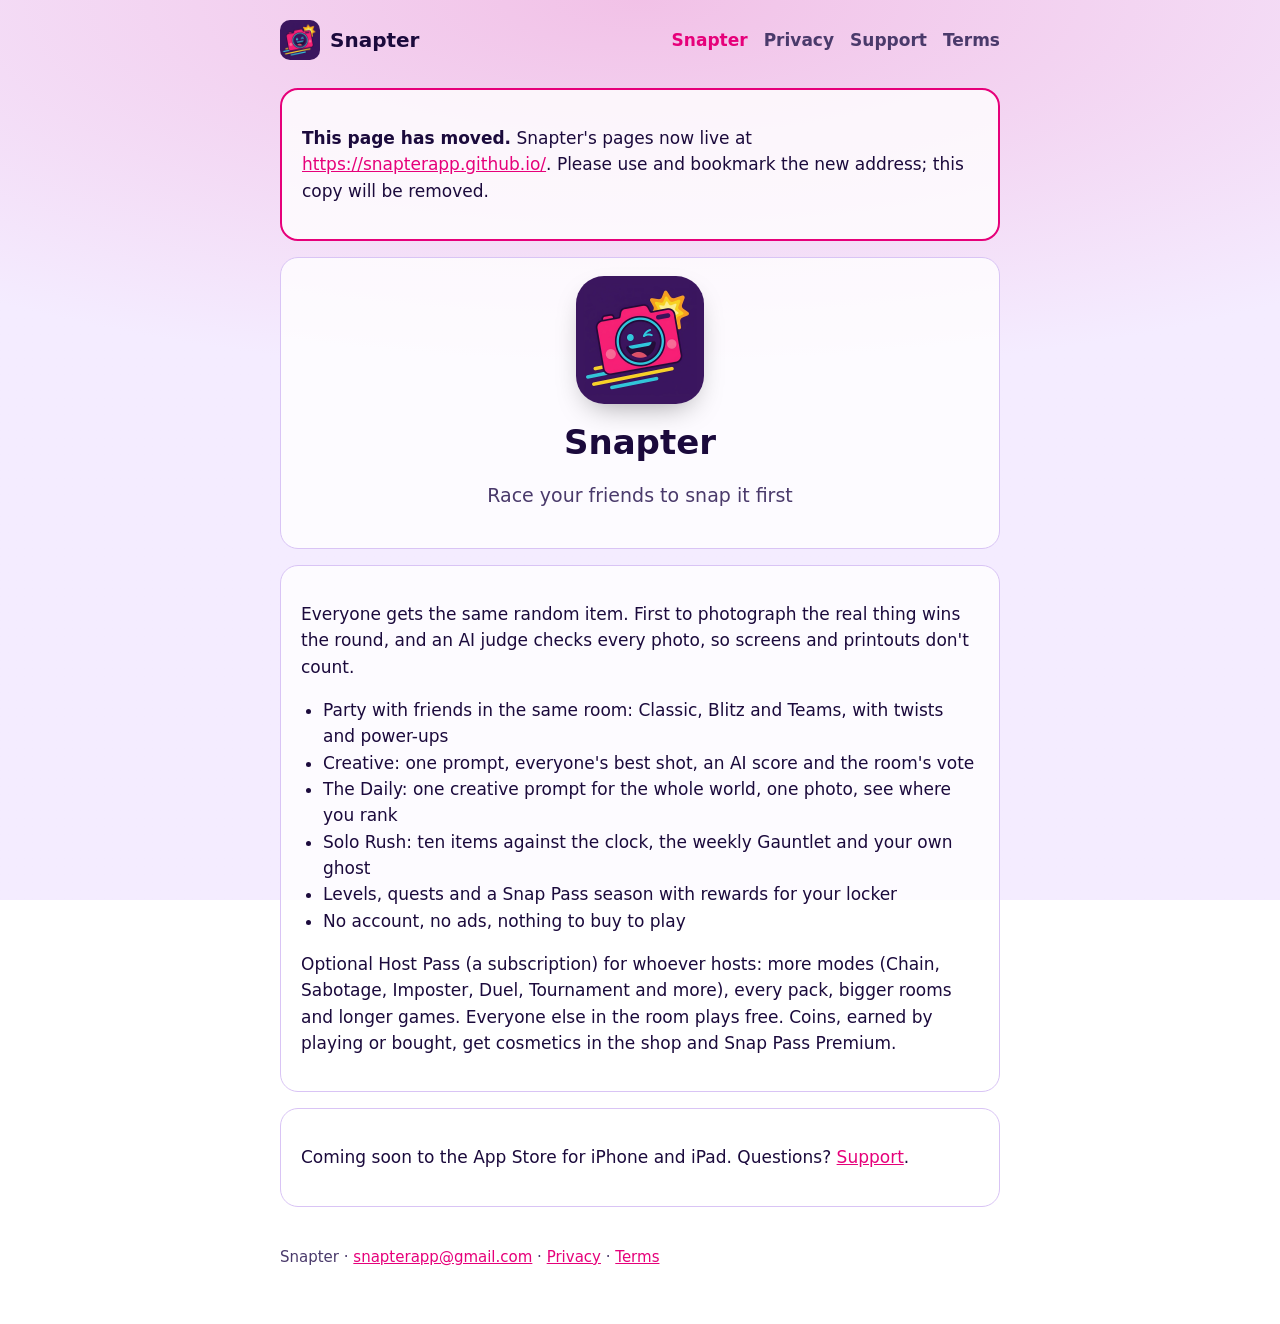
<file: index.html>
<!doctype html>
<html lang="en">
<head>
<meta charset="utf-8">
<meta name="viewport" content="width=device-width, initial-scale=1">
<title>Snapter: Photo Game</title>
<meta name="description" content="Everyone gets the same random item. First to photograph the real thing wins.">
<link rel="icon" href="icon-180.png">
<link rel="apple-touch-icon" href="icon-180.png">
<link rel="stylesheet" href="site.css">
<link rel="canonical" href="https://snapterapp.github.io/">
</head>
<body>
<header><a class="brand" href="index.html"><img src="icon-180.png" alt="" width="40" height="40"> Snapter</a><nav><a href="index.html" aria-current="page">Snapter</a><a href="privacy.html">Privacy</a><a href="support.html">Support</a><a href="terms.html">Terms</a></nav></header>
<main>
<section class="moved" style="border:2px solid var(--accent)"><p><strong>This page has moved.</strong> Snapter's pages now live at <a href="https://snapterapp.github.io/">https://snapterapp.github.io/</a>. Please use and bookmark the new address; this copy will be removed.</p></section>

<section class="hero">
<img src="icon-512.png" alt="Snapter" width="128" height="128">
<h1>Snapter</h1>
<p class="lead">Race your friends to snap it first</p>
</section>
<section>
<p>Everyone gets the same random item. First to photograph the real thing wins the round, and an AI judge checks every photo, so screens and printouts don't count.</p>
<ul><li>Party with friends in the same room: Classic, Blitz and Teams, with twists and power-ups</li><li>Creative: one prompt, everyone's best shot, an AI score and the room's vote</li><li>The Daily: one creative prompt for the whole world, one photo, see where you rank</li><li>Solo Rush: ten items against the clock, the weekly Gauntlet and your own ghost</li><li>Levels, quests and a Snap Pass season with rewards for your locker</li><li>No account, no ads, nothing to buy to play</li></ul>
<p>Optional Host Pass (a subscription) for whoever hosts: more modes (Chain, Sabotage, Imposter, Duel, Tournament and more), every pack, bigger rooms and longer games. Everyone else in the room plays free. Coins, earned by playing or bought, get cosmetics in the shop and Snap Pass Premium.</p>
</section>
<section><p>Coming soon to the App Store for iPhone and iPad. Questions? <a href="support.html">Support</a>.</p></section>
</main>
<footer><p>Snapter · <a href="mailto:snapterapp@gmail.com">snapterapp@gmail.com</a> · <a href="privacy.html">Privacy</a> · <a href="terms.html">Terms</a></p></footer>
</body>
</html>
</file>
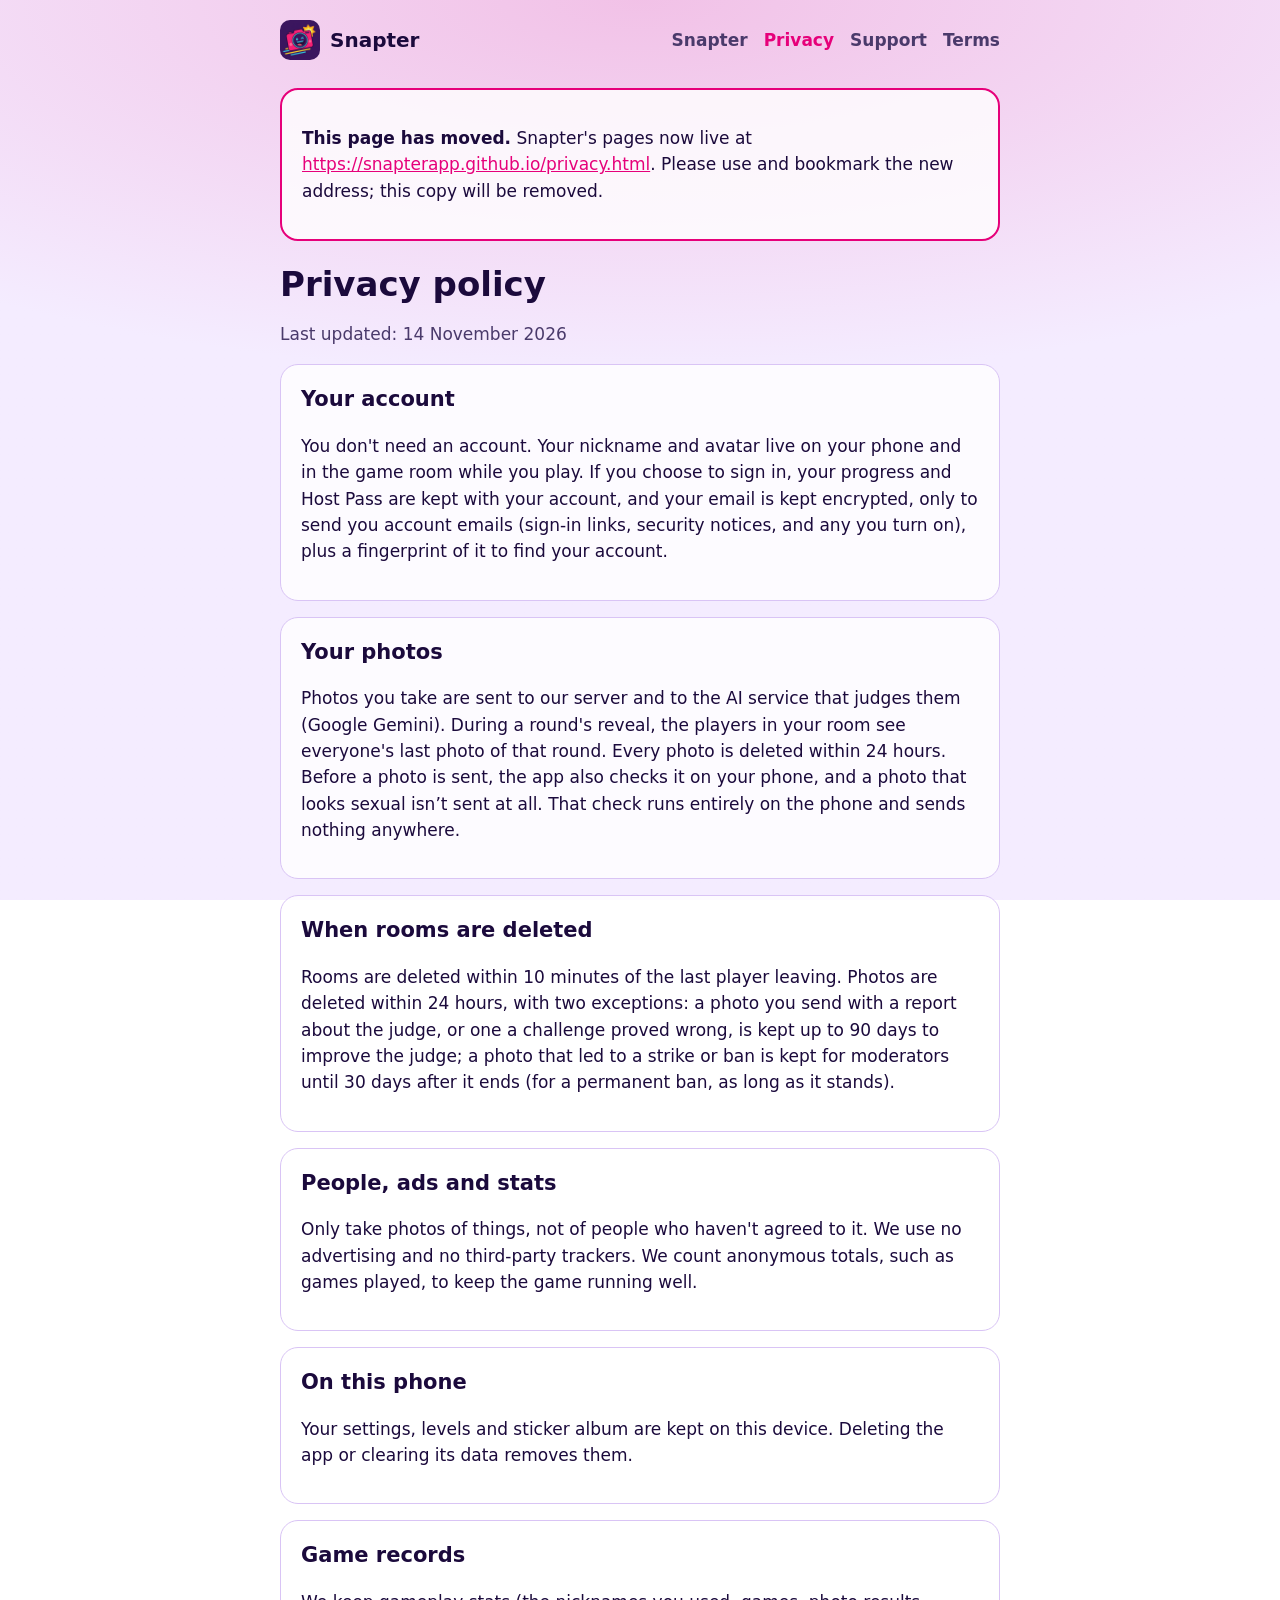
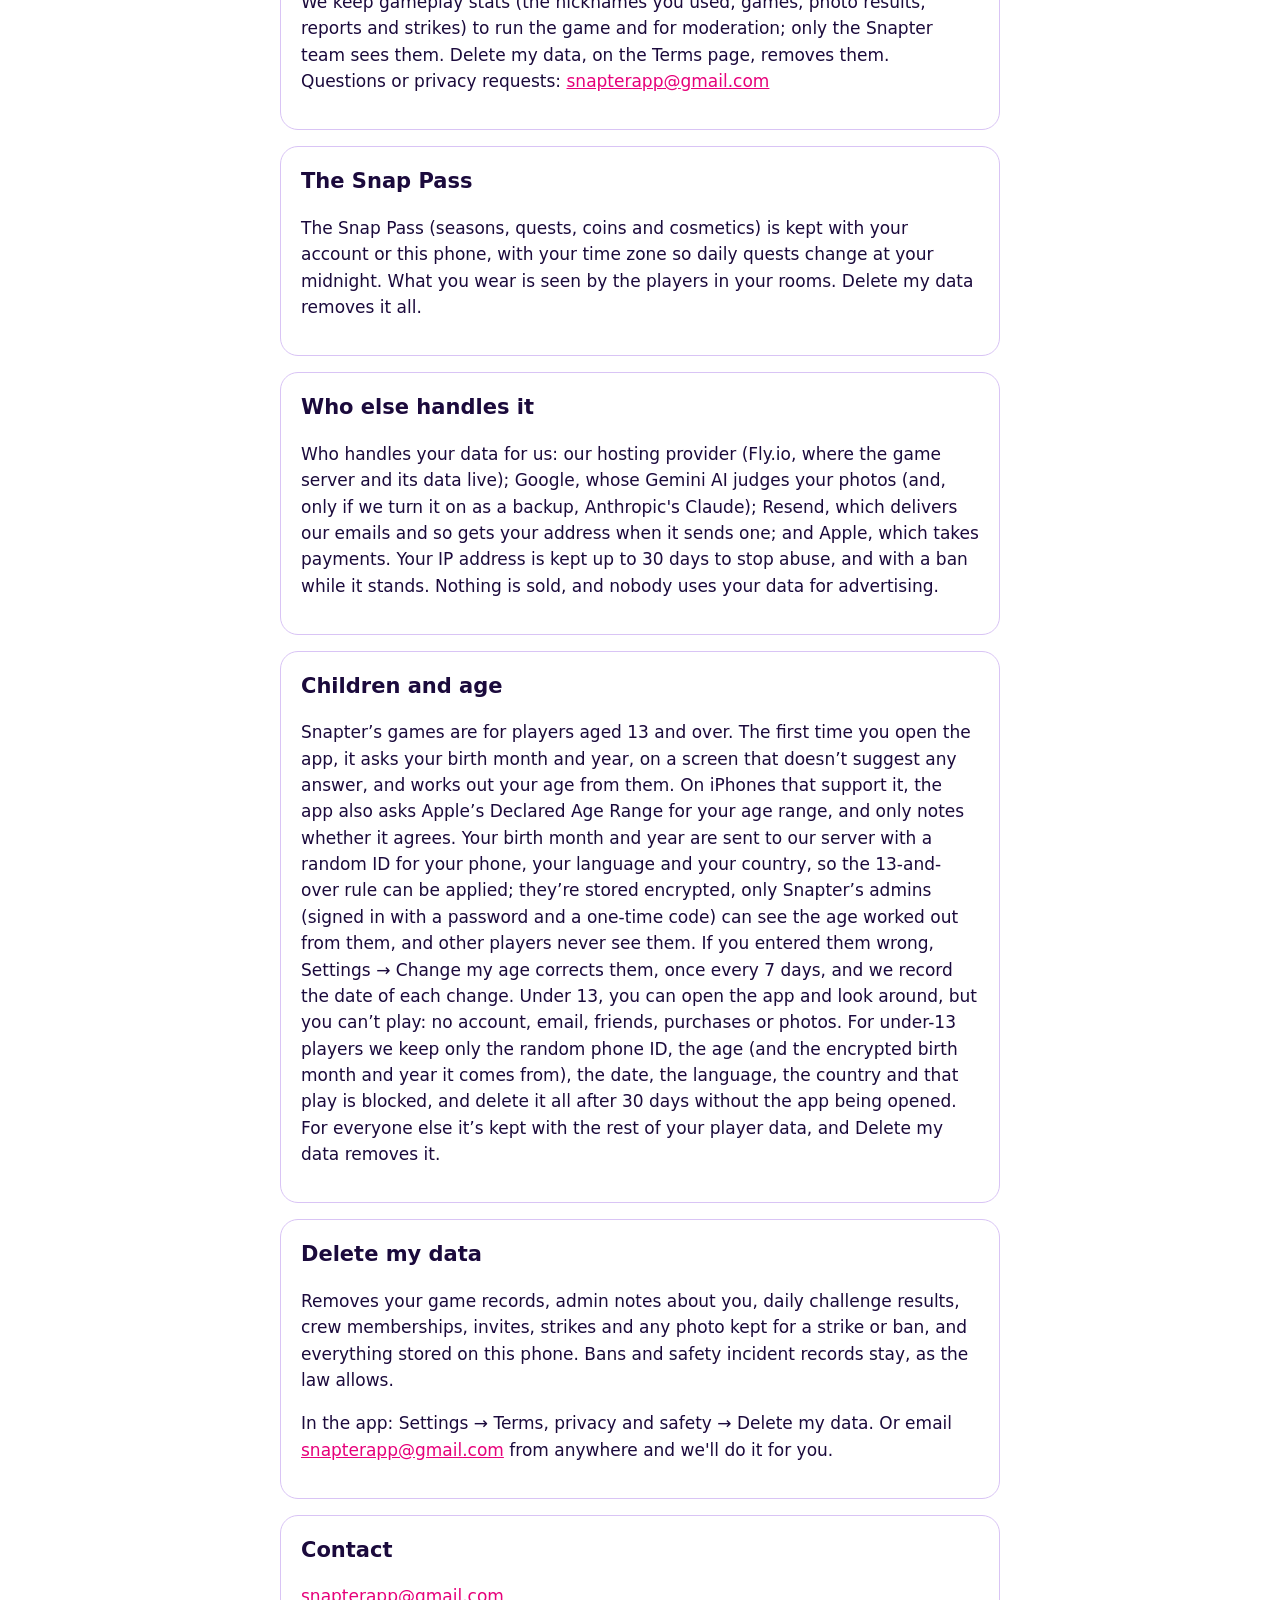
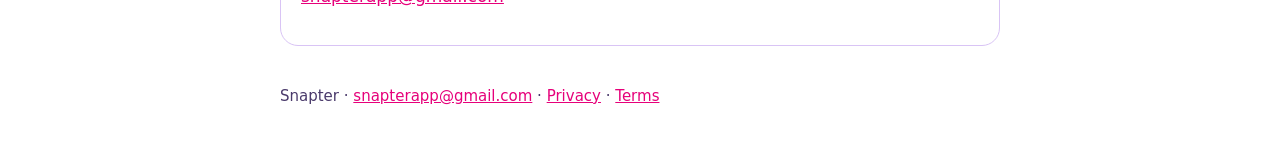
<file: privacy.html>
<!doctype html>
<html lang="en">
<head>
<meta charset="utf-8">
<meta name="viewport" content="width=device-width, initial-scale=1">
<title>Snapter: Privacy policy</title>
<meta name="description" content="How Snapter handles your photos and data.">
<link rel="icon" href="icon-180.png">
<link rel="apple-touch-icon" href="icon-180.png">
<link rel="stylesheet" href="site.css">
<link rel="canonical" href="https://snapterapp.github.io/privacy.html">
</head>
<body>
<header><a class="brand" href="index.html"><img src="icon-180.png" alt="" width="40" height="40"> Snapter</a><nav><a href="index.html">Snapter</a><a href="privacy.html" aria-current="page">Privacy</a><a href="support.html">Support</a><a href="terms.html">Terms</a></nav></header>
<main>
<section class="moved" style="border:2px solid var(--accent)"><p><strong>This page has moved.</strong> Snapter's pages now live at <a href="https://snapterapp.github.io/privacy.html">https://snapterapp.github.io/privacy.html</a>. Please use and bookmark the new address; this copy will be removed.</p></section>

<h1>Privacy policy</h1>
<p class="updated">Last updated: 14 November 2026</p>
<section id="your-account">
<h2>Your account</h2>
<p>You don't need an account. Your nickname and avatar live on your phone and in the game room while you play. If you choose to sign in, your progress and Host Pass are kept with your account, and your email is kept encrypted, only to send you account emails (sign-in links, security notices, and any you turn on), plus a fingerprint of it to find your account.</p>
</section>
<section id="your-photos">
<h2>Your photos</h2>
<p>Photos you take are sent to our server and to the AI service that judges them (Google Gemini). During a round's reveal, the players in your room see everyone's last photo of that round. Every photo is deleted within 24 hours. Before a photo is sent, the app also checks it on your phone, and a photo that looks sexual isn’t sent at all. That check runs entirely on the phone and sends nothing anywhere.</p>
</section>
<section id="when-rooms-are-deleted">
<h2>When rooms are deleted</h2>
<p>Rooms are deleted within 10 minutes of the last player leaving. Photos are deleted within 24 hours, with two exceptions: a photo you send with a report about the judge, or one a challenge proved wrong, is kept up to 90 days to improve the judge; a photo that led to a strike or ban is kept for moderators until 30 days after it ends (for a permanent ban, as long as it stands).</p>
</section>
<section id="people-ads-and-stats">
<h2>People, ads and stats</h2>
<p>Only take photos of things, not of people who haven't agreed to it. We use no advertising and no third-party trackers. We count anonymous totals, such as games played, to keep the game running well.</p>
</section>
<section id="on-this-phone">
<h2>On this phone</h2>
<p>Your settings, levels and sticker album are kept on this device. Deleting the app or clearing its data removes them.</p>
</section>
<section id="game-records">
<h2>Game records</h2>
<p>We keep gameplay stats (the nicknames you used, games, photo results, reports and strikes) to run the game and for moderation; only the Snapter team sees them. Delete my data, on the Terms page, removes them. Questions or privacy requests: <a href="mailto:snapterapp@gmail.com">snapterapp@gmail.com</a></p>
</section>
<section id="the-snap-pass">
<h2>The Snap Pass</h2>
<p>The Snap Pass (seasons, quests, coins and cosmetics) is kept with your account or this phone, with your time zone so daily quests change at your midnight. What you wear is seen by the players in your rooms. Delete my data removes it all.</p>
</section>
<section id="who-else-handles-it">
<h2>Who else handles it</h2>
<p>Who handles your data for us: our hosting provider (Fly.io, where the game server and its data live); Google, whose Gemini AI judges your photos (and, only if we turn it on as a backup, Anthropic's Claude); Resend, which delivers our emails and so gets your address when it sends one; and Apple, which takes payments. Your IP address is kept up to 30 days to stop abuse, and with a ban while it stands. Nothing is sold, and nobody uses your data for advertising.</p>
</section>
<section id="children-and-age">
<h2>Children and age</h2>
<p>Snapter’s games are for players aged 13 and over. The first time you open the app, it asks your birth month and year, on a screen that doesn’t suggest any answer, and works out your age from them. On iPhones that support it, the app also asks Apple’s Declared Age Range for your age range, and only notes whether it agrees. Your birth month and year are sent to our server with a random ID for your phone, your language and your country, so the 13-and-over rule can be applied; they’re stored encrypted, only Snapter’s admins (signed in with a password and a one-time code) can see the age worked out from them, and other players never see them. If you entered them wrong, Settings → Change my age corrects them, once every 7 days, and we record the date of each change. Under 13, you can open the app and look around, but you can’t play: no account, email, friends, purchases or photos. For under-13 players we keep only the random phone ID, the age (and the encrypted birth month and year it comes from), the date, the language, the country and that play is blocked, and delete it all after 30 days without the app being opened. For everyone else it’s kept with the rest of your player data, and Delete my data removes it.</p>
</section>
<section>
<h2>Delete my data</h2>
<p>Removes your game records, admin notes about you, daily challenge results, crew memberships, invites, strikes and any photo kept for a strike or ban, and everything stored on this phone. Bans and safety incident records stay, as the law allows.</p>
<p>In the app: Settings → Terms, privacy and safety → Delete my data. Or email <a href="mailto:snapterapp@gmail.com">snapterapp@gmail.com</a> from anywhere and we'll do it for you.</p>
</section>
<section><h2>Contact</h2><p><a href="mailto:snapterapp@gmail.com">snapterapp@gmail.com</a></p></section>
</main>
<footer><p>Snapter · <a href="mailto:snapterapp@gmail.com">snapterapp@gmail.com</a> · <a href="privacy.html">Privacy</a> · <a href="terms.html">Terms</a></p></footer>
</body>
</html>
</file>
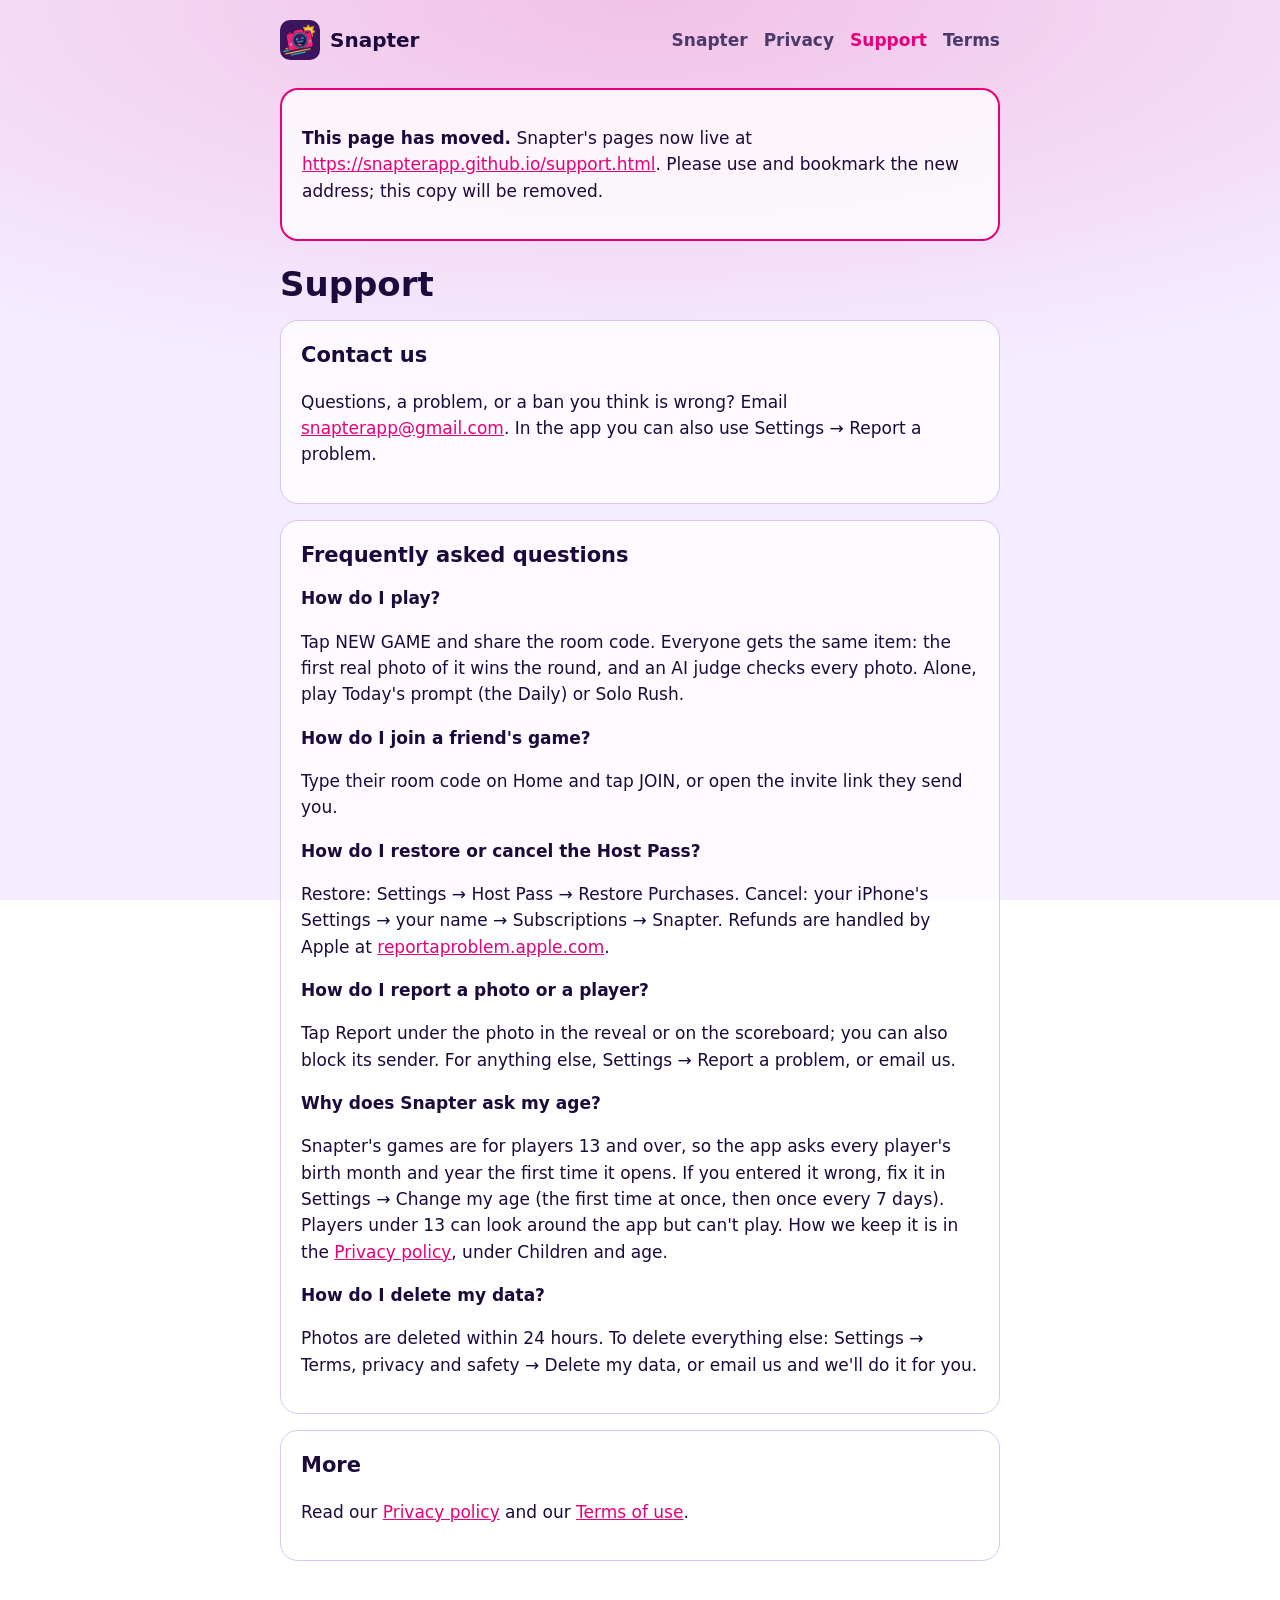
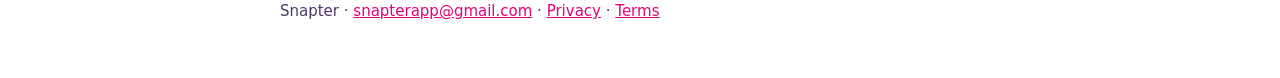
<file: support.html>
<!doctype html>
<html lang="en">
<head>
<meta charset="utf-8">
<meta name="viewport" content="width=device-width, initial-scale=1">
<title>Snapter: Support</title>
<meta name="description" content="Help with Snapter: contact, questions, purchases, your data and safety.">
<link rel="icon" href="icon-180.png">
<link rel="apple-touch-icon" href="icon-180.png">
<link rel="stylesheet" href="site.css">
<link rel="canonical" href="https://snapterapp.github.io/support.html">
</head>
<body>
<header><a class="brand" href="index.html"><img src="icon-180.png" alt="" width="40" height="40"> Snapter</a><nav><a href="index.html">Snapter</a><a href="privacy.html">Privacy</a><a href="support.html" aria-current="page">Support</a><a href="terms.html">Terms</a></nav></header>
<main>
<section class="moved" style="border:2px solid var(--accent)"><p><strong>This page has moved.</strong> Snapter's pages now live at <a href="https://snapterapp.github.io/support.html">https://snapterapp.github.io/support.html</a>. Please use and bookmark the new address; this copy will be removed.</p></section>

<h1>Support</h1>
<section>
<h2>Contact us</h2>
<p>Questions, a problem, or a ban you think is wrong? Email <a href="mailto:snapterapp@gmail.com">snapterapp@gmail.com</a>. In the app you can also use Settings → Report a problem.</p>
</section>
<section>
<h2>Frequently asked questions</h2>
<h3>How do I play?</h3>
<p>Tap NEW GAME and share the room code. Everyone gets the same item: the first real photo of it wins the round, and an AI judge checks every photo. Alone, play Today's prompt (the Daily) or Solo Rush.</p>
<h3>How do I join a friend's game?</h3>
<p>Type their room code on Home and tap JOIN, or open the invite link they send you.</p>
<h3>How do I restore or cancel the Host Pass?</h3>
<p>Restore: Settings → Host Pass → Restore Purchases. Cancel: your iPhone's Settings → your name → Subscriptions → Snapter. Refunds are handled by Apple at <a href="https://reportaproblem.apple.com">reportaproblem.apple.com</a>.</p>
<h3>How do I report a photo or a player?</h3>
<p>Tap Report under the photo in the reveal or on the scoreboard; you can also block its sender. For anything else, Settings → Report a problem, or email us.</p>
<h3>Why does Snapter ask my age?</h3>
<p>Snapter's games are for players 13 and over, so the app asks every player's birth month and year the first time it opens. If you entered it wrong, fix it in Settings → Change my age (the first time at once, then once every 7 days). Players under 13 can look around the app but can't play. How we keep it is in the <a href="privacy.html">Privacy policy</a>, under Children and age.</p>
<h3>How do I delete my data?</h3>
<p>Photos are deleted within 24 hours. To delete everything else: Settings → Terms, privacy and safety → Delete my data, or email us and we'll do it for you.</p>
</section>
<section>
<h2>More</h2>
<p>Read our <a href="privacy.html">Privacy policy</a> and our <a href="terms.html">Terms of use</a>.</p>
</section>
</main>
<footer><p>Snapter · <a href="mailto:snapterapp@gmail.com">snapterapp@gmail.com</a> · <a href="privacy.html">Privacy</a> · <a href="terms.html">Terms</a></p></footer>
</body>
</html>
</file>
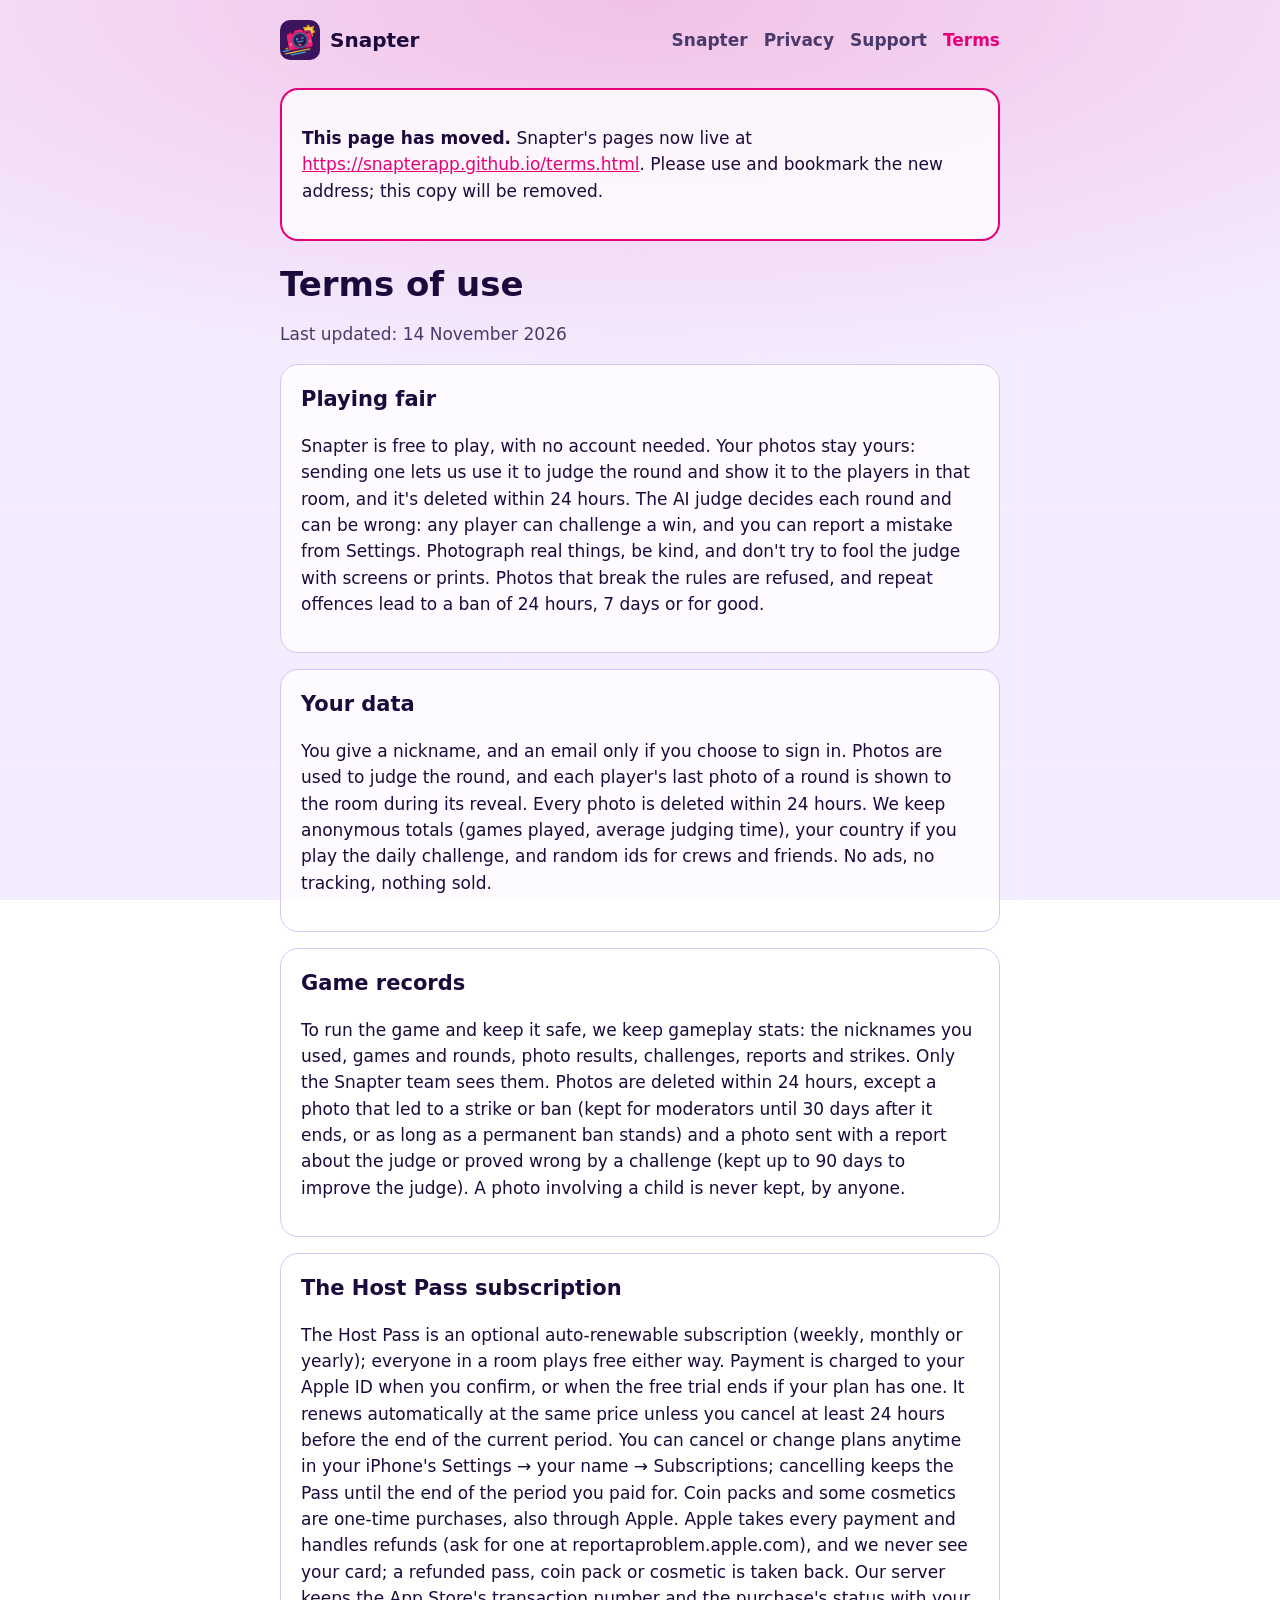
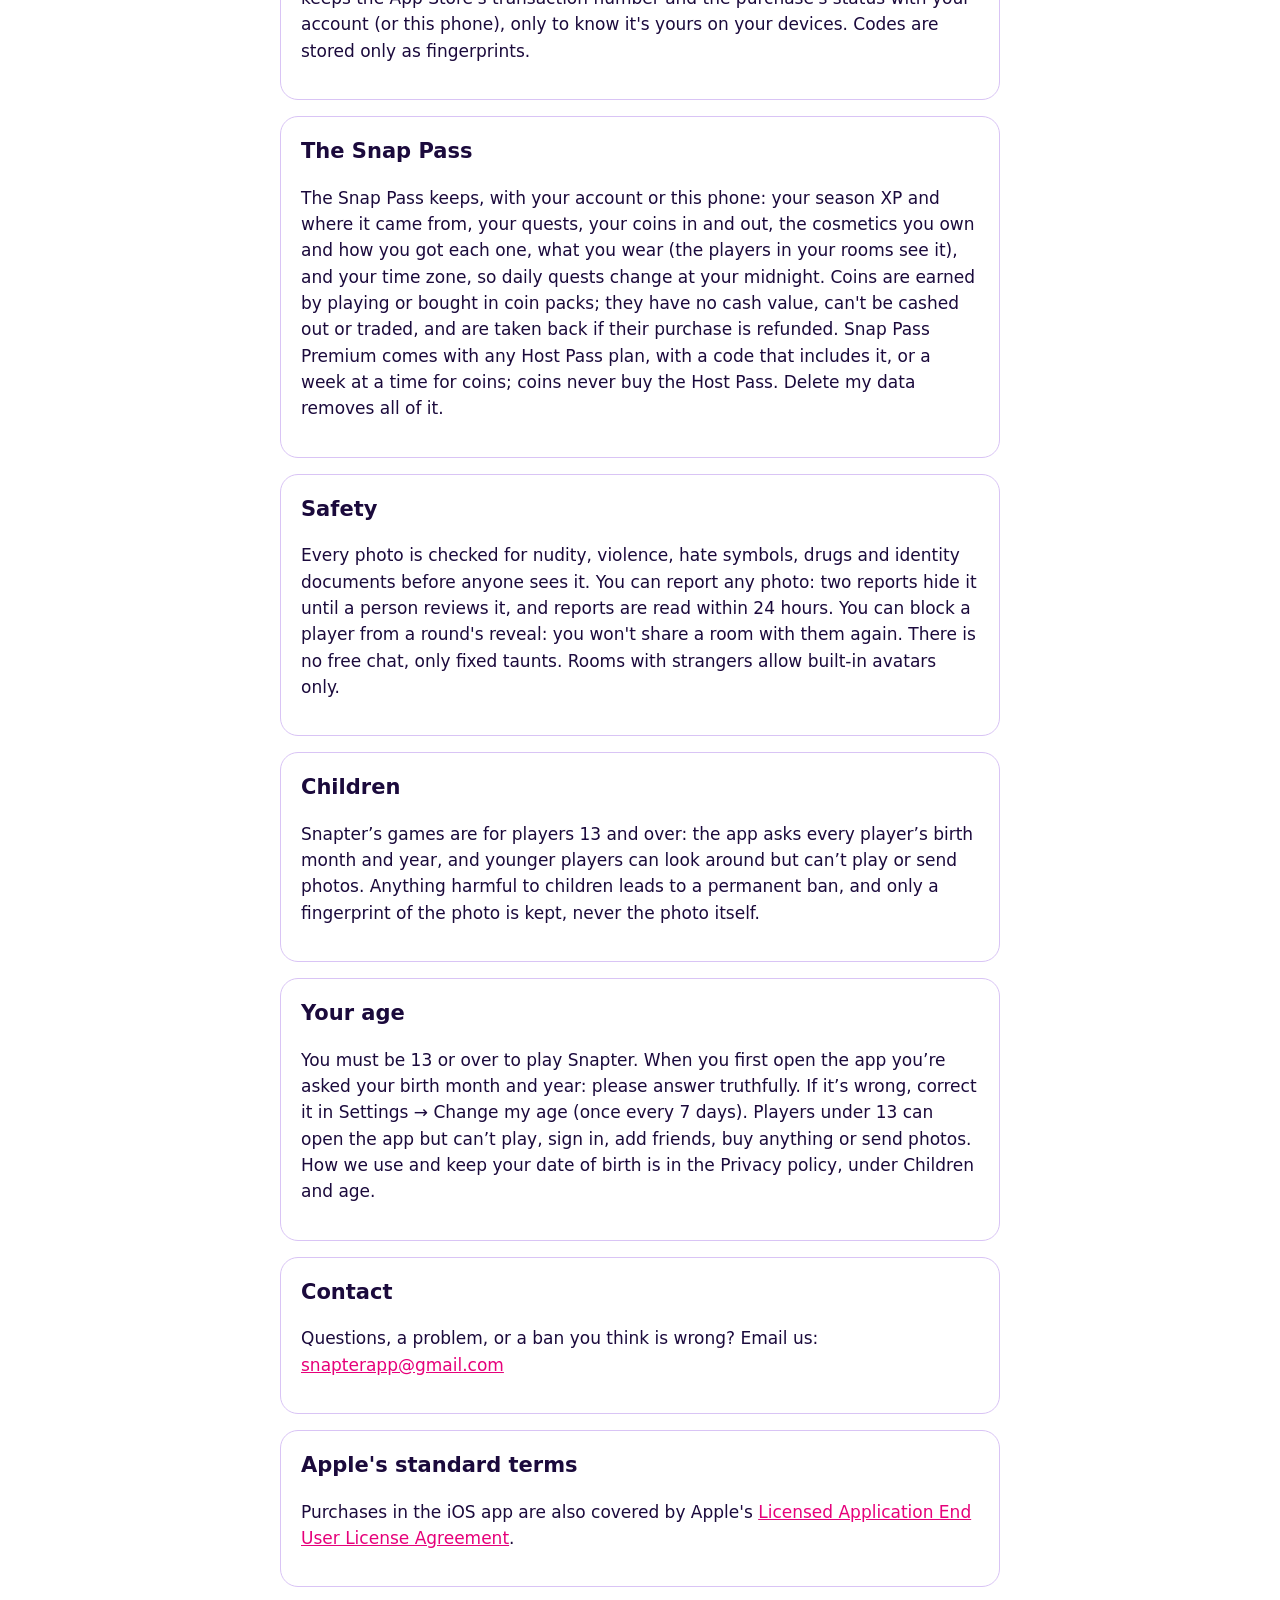
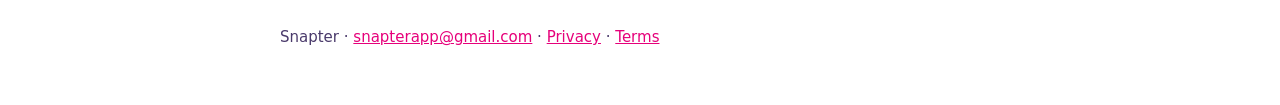
<file: terms.html>
<!doctype html>
<html lang="en">
<head>
<meta charset="utf-8">
<meta name="viewport" content="width=device-width, initial-scale=1">
<title>Snapter: Terms of use</title>
<meta name="description" content="Snapter terms of use.">
<link rel="icon" href="icon-180.png">
<link rel="apple-touch-icon" href="icon-180.png">
<link rel="stylesheet" href="site.css">
<link rel="canonical" href="https://snapterapp.github.io/terms.html">
</head>
<body>
<header><a class="brand" href="index.html"><img src="icon-180.png" alt="" width="40" height="40"> Snapter</a><nav><a href="index.html">Snapter</a><a href="privacy.html">Privacy</a><a href="support.html">Support</a><a href="terms.html" aria-current="page">Terms</a></nav></header>
<main>
<section class="moved" style="border:2px solid var(--accent)"><p><strong>This page has moved.</strong> Snapter's pages now live at <a href="https://snapterapp.github.io/terms.html">https://snapterapp.github.io/terms.html</a>. Please use and bookmark the new address; this copy will be removed.</p></section>

<h1>Terms of use</h1>
<p class="updated">Last updated: 14 November 2026</p>
<section id="playing-fair">
<h2>Playing fair</h2>
<p>Snapter is free to play, with no account needed. Your photos stay yours: sending one lets us use it to judge the round and show it to the players in that room, and it's deleted within 24 hours. The AI judge decides each round and can be wrong: any player can challenge a win, and you can report a mistake from Settings. Photograph real things, be kind, and don't try to fool the judge with screens or prints. Photos that break the rules are refused, and repeat offences lead to a ban of 24 hours, 7 days or for good.</p>
</section>
<section id="your-data">
<h2>Your data</h2>
<p>You give a nickname, and an email only if you choose to sign in. Photos are used to judge the round, and each player's last photo of a round is shown to the room during its reveal. Every photo is deleted within 24 hours. We keep anonymous totals (games played, average judging time), your country if you play the daily challenge, and random ids for crews and friends. No ads, no tracking, nothing sold.</p>
</section>
<section id="game-records">
<h2>Game records</h2>
<p>To run the game and keep it safe, we keep gameplay stats: the nicknames you used, games and rounds, photo results, challenges, reports and strikes. Only the Snapter team sees them. Photos are deleted within 24 hours, except a photo that led to a strike or ban (kept for moderators until 30 days after it ends, or as long as a permanent ban stands) and a photo sent with a report about the judge or proved wrong by a challenge (kept up to 90 days to improve the judge). A photo involving a child is never kept, by anyone.</p>
</section>
<section id="the-host-pass-subscription">
<h2>The Host Pass subscription</h2>
<p>The Host Pass is an optional auto-renewable subscription (weekly, monthly or yearly); everyone in a room plays free either way. Payment is charged to your Apple ID when you confirm, or when the free trial ends if your plan has one. It renews automatically at the same price unless you cancel at least 24 hours before the end of the current period. You can cancel or change plans anytime in your iPhone's Settings → your name → Subscriptions; cancelling keeps the Pass until the end of the period you paid for. Coin packs and some cosmetics are one-time purchases, also through Apple. Apple takes every payment and handles refunds (ask for one at reportaproblem.apple.com), and we never see your card; a refunded pass, coin pack or cosmetic is taken back. Our server keeps the App Store's transaction number and the purchase's status with your account (or this phone), only to know it's yours on your devices. Codes are stored only as fingerprints.</p>
</section>
<section id="the-snap-pass">
<h2>The Snap Pass</h2>
<p>The Snap Pass keeps, with your account or this phone: your season XP and where it came from, your quests, your coins in and out, the cosmetics you own and how you got each one, what you wear (the players in your rooms see it), and your time zone, so daily quests change at your midnight. Coins are earned by playing or bought in coin packs; they have no cash value, can't be cashed out or traded, and are taken back if their purchase is refunded. Snap Pass Premium comes with any Host Pass plan, with a code that includes it, or a week at a time for coins; coins never buy the Host Pass. Delete my data removes all of it.</p>
</section>
<section id="safety">
<h2>Safety</h2>
<p>Every photo is checked for nudity, violence, hate symbols, drugs and identity documents before anyone sees it. You can report any photo: two reports hide it until a person reviews it, and reports are read within 24 hours. You can block a player from a round's reveal: you won't share a room with them again. There is no free chat, only fixed taunts. Rooms with strangers allow built-in avatars only.</p>
</section>
<section id="children">
<h2>Children</h2>
<p>Snapter’s games are for players 13 and over: the app asks every player’s birth month and year, and younger players can look around but can’t play or send photos. Anything harmful to children leads to a permanent ban, and only a fingerprint of the photo is kept, never the photo itself.</p>
</section>
<section id="your-age">
<h2>Your age</h2>
<p>You must be 13 or over to play Snapter. When you first open the app you’re asked your birth month and year: please answer truthfully. If it’s wrong, correct it in Settings → Change my age (once every 7 days). Players under 13 can open the app but can’t play, sign in, add friends, buy anything or send photos. How we use and keep your date of birth is in the Privacy policy, under Children and age.</p>
</section>
<section id="contact">
<h2>Contact</h2>
<p>Questions, a problem, or a ban you think is wrong? Email us: <a href="mailto:snapterapp@gmail.com">snapterapp@gmail.com</a></p>
</section>
<section><h2>Apple's standard terms</h2><p>Purchases in the iOS app are also covered by Apple's <a href="https://www.apple.com/legal/internet-services/itunes/dev/stdeula/">Licensed Application End User License Agreement</a>.</p></section>
</main>
<footer><p>Snapter · <a href="mailto:snapterapp@gmail.com">snapterapp@gmail.com</a> · <a href="privacy.html">Privacy</a> · <a href="terms.html">Terms</a></p></footer>
</body>
</html>
</file>
<file: site.css>
:root { color-scheme: light dark; --bg: #f4ecff; --ink: #1b0a3c; --muted: #4a3a6b; --card: #ffffffcc; --accent: #e6007a; --edge: #d9c4f5; }
@media (prefers-color-scheme: dark) { :root { --bg: #1b0a3c; --ink: #f6f0ff; --muted: #d8ccf2; --card: #2a1258cc; --accent: #ff5fa8; --edge: #4a2f80; } }
* { box-sizing: border-box; }
body { margin: 0; background: radial-gradient(120% 60% at 50% 0%, color-mix(in srgb, var(--accent) 18%, var(--bg)), var(--bg) 70%) fixed; color: var(--ink); font: 17px/1.55 system-ui, -apple-system, 'Segoe UI', Roboto, sans-serif; }
header, main, footer { max-width: 760px; margin: 0 auto; padding: 0 20px; }
header { display: flex; flex-wrap: wrap; align-items: center; justify-content: space-between; gap: 12px; padding-top: 20px; padding-bottom: 12px; }
.brand { display: inline-flex; align-items: center; gap: 10px; font-weight: 800; font-size: 20px; color: var(--ink); text-decoration: none; }
.brand img { border-radius: 10px; }
nav { display: flex; gap: 16px; }
nav a { color: var(--muted); font-weight: 700; text-decoration: none; }
nav a[aria-current='page'] { color: var(--accent); }
h1 { font-size: 34px; line-height: 1.15; margin: 24px 0 8px; }
h2 { font-size: 21px; margin: 0 0 6px; }
h3 { font-size: 17px; margin: 14px 0 2px; }
section { margin: 16px 0; padding: 18px 20px; border-radius: 18px; background: var(--card); border: 1px solid var(--edge); }
.hero { text-align: center; }
.hero img { border-radius: 28px; box-shadow: 0 12px 30px -12px #0006; }
.hero h1 { margin-top: 12px; }
.lead { font-size: 19px; color: var(--muted); }
.updated { color: var(--muted); }
a { color: var(--accent); }
ul { padding-inline-start: 22px; }
footer { padding-top: 8px; padding-bottom: 40px; color: var(--muted); font-size: 15px; }
</file>
